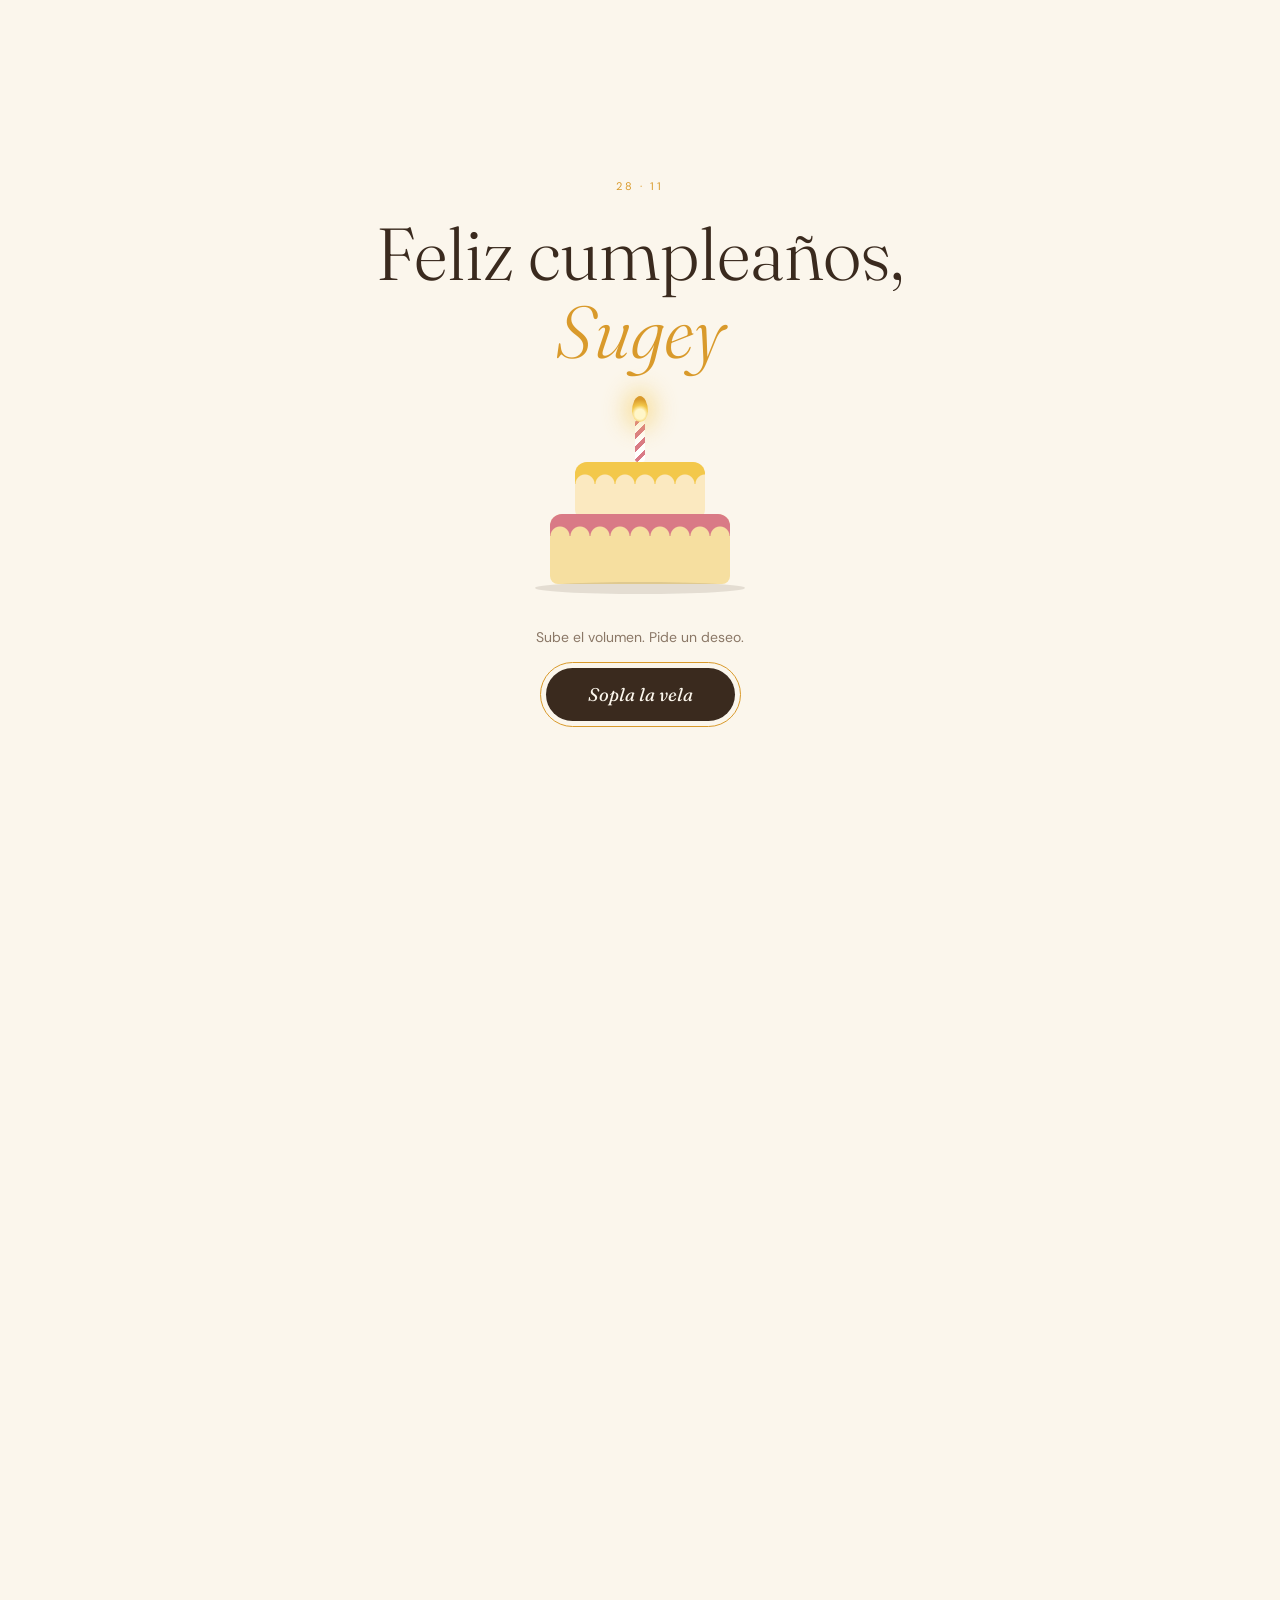
<file: cumple.html>
<!doctype html>
<html lang="es">
<head>
    <meta charset="UTF-8" />
    <meta name="viewport" content="width=device-width, initial-scale=1.0" />
    <title>Feliz cumpleaños, Sugey</title>
    <meta property="og:title" content="Feliz cumpleaños, Sugey" />
    <meta property="og:description" content="Una película y un álbum que crece cada 28 de noviembre." />
    <link rel="icon" href="data:image/svg+xml,<svg xmlns='http://www.w3.org/2000/svg' viewBox='0 0 100 100'><text y='.9em' font-size='90'>🌻</text></svg>" />
    <link rel="preconnect" href="https://fonts.googleapis.com" />
    <link href="https://fonts.googleapis.com/css2?family=Fraunces:ital,opsz,wght@0,9..144,300;0,9..144,500;1,9..144,300;1,9..144,400&family=DM+Sans:wght@300;400;500&display=swap" rel="stylesheet" />
    <link rel="stylesheet" href="assets/cumple/css/cumple.css" />
</head>
<body>
    <!-- ═══ INTRO: LA VELA ═══ -->
    <section id="intro">
        <p class="eyebrow" id="intro-fecha">28 · 11</p>
        <h1 class="intro-title">Feliz cumpleaños,<br /><em id="intro-nombre">Sugey</em></h1>

        <div class="cake" aria-hidden="true">
            <div class="candle">
                <div class="flame" id="flame"></div>
                <div class="smoke" id="smoke"></div>
            </div>
            <div class="tier tier-top"><span class="drip"></span></div>
            <div class="tier tier-bottom"><span class="drip"></span></div>
            <div class="plate"></div>
        </div>

        <p class="intro-sub">Sube el volumen. Pide un deseo.</p>
        <button id="blow-btn" class="btn-main">Sopla la vela</button>
    </section>

    <!-- ═══ PELÍCULA ═══ -->
    <section id="film" aria-label="Película de cumpleaños">
        <div class="film-bg" id="film-bg"></div>
        <div class="film-stage" id="film-stage"></div>

        <div class="film-hud">
            <div class="film-chapter" id="film-chapter"></div>
            <div class="film-bars" id="film-bars"></div>
        </div>
        <button class="film-skip" id="film-skip">Saltar</button>
    </section>

    <!-- ═══ PÁGINA ═══ -->
    <main id="page">
        <header class="hero">
            <p class="eyebrow" id="hero-anio">Cumpleaños</p>
            <h2 class="hero-title">Feliz cumpleaños,<br /><em id="hero-nombre">Sugey</em></h2>
            <button class="btn-ghost" id="replay-btn">Ver la película otra vez</button>
        </header>

        <section class="sonrisa">
            <p class="eyebrow" id="sonrisa-titulo"></p>
            <div class="sonrisa-fotos" id="sonrisa-fotos"></div>
            <p class="sonrisa-texto" id="sonrisa-texto"></p>
        </section>

        <section class="album">
            <p class="eyebrow">El álbum</p>
            <h2 class="section-title">Crece cada <em>28 de noviembre</em></h2>
            <div id="album-years"></div>
        </section>

        <section class="mensaje">
            <div class="mensaje-card" id="mensaje"></div>
        </section>

        <footer>
            <a href="index.html">Volver a nuestra historia</a>
        </footer>
    </main>

    <!-- LIGHTBOX -->
    <div id="lightbox" aria-hidden="true">
        <img id="lightbox-img" alt="" />
        <p id="lightbox-pie"></p>
    </div>

    <button id="music-btn" aria-label="Música">♪</button>

    <script src="assets/cumple/js/cumple.js"></script>
</body>
</html>
</file>
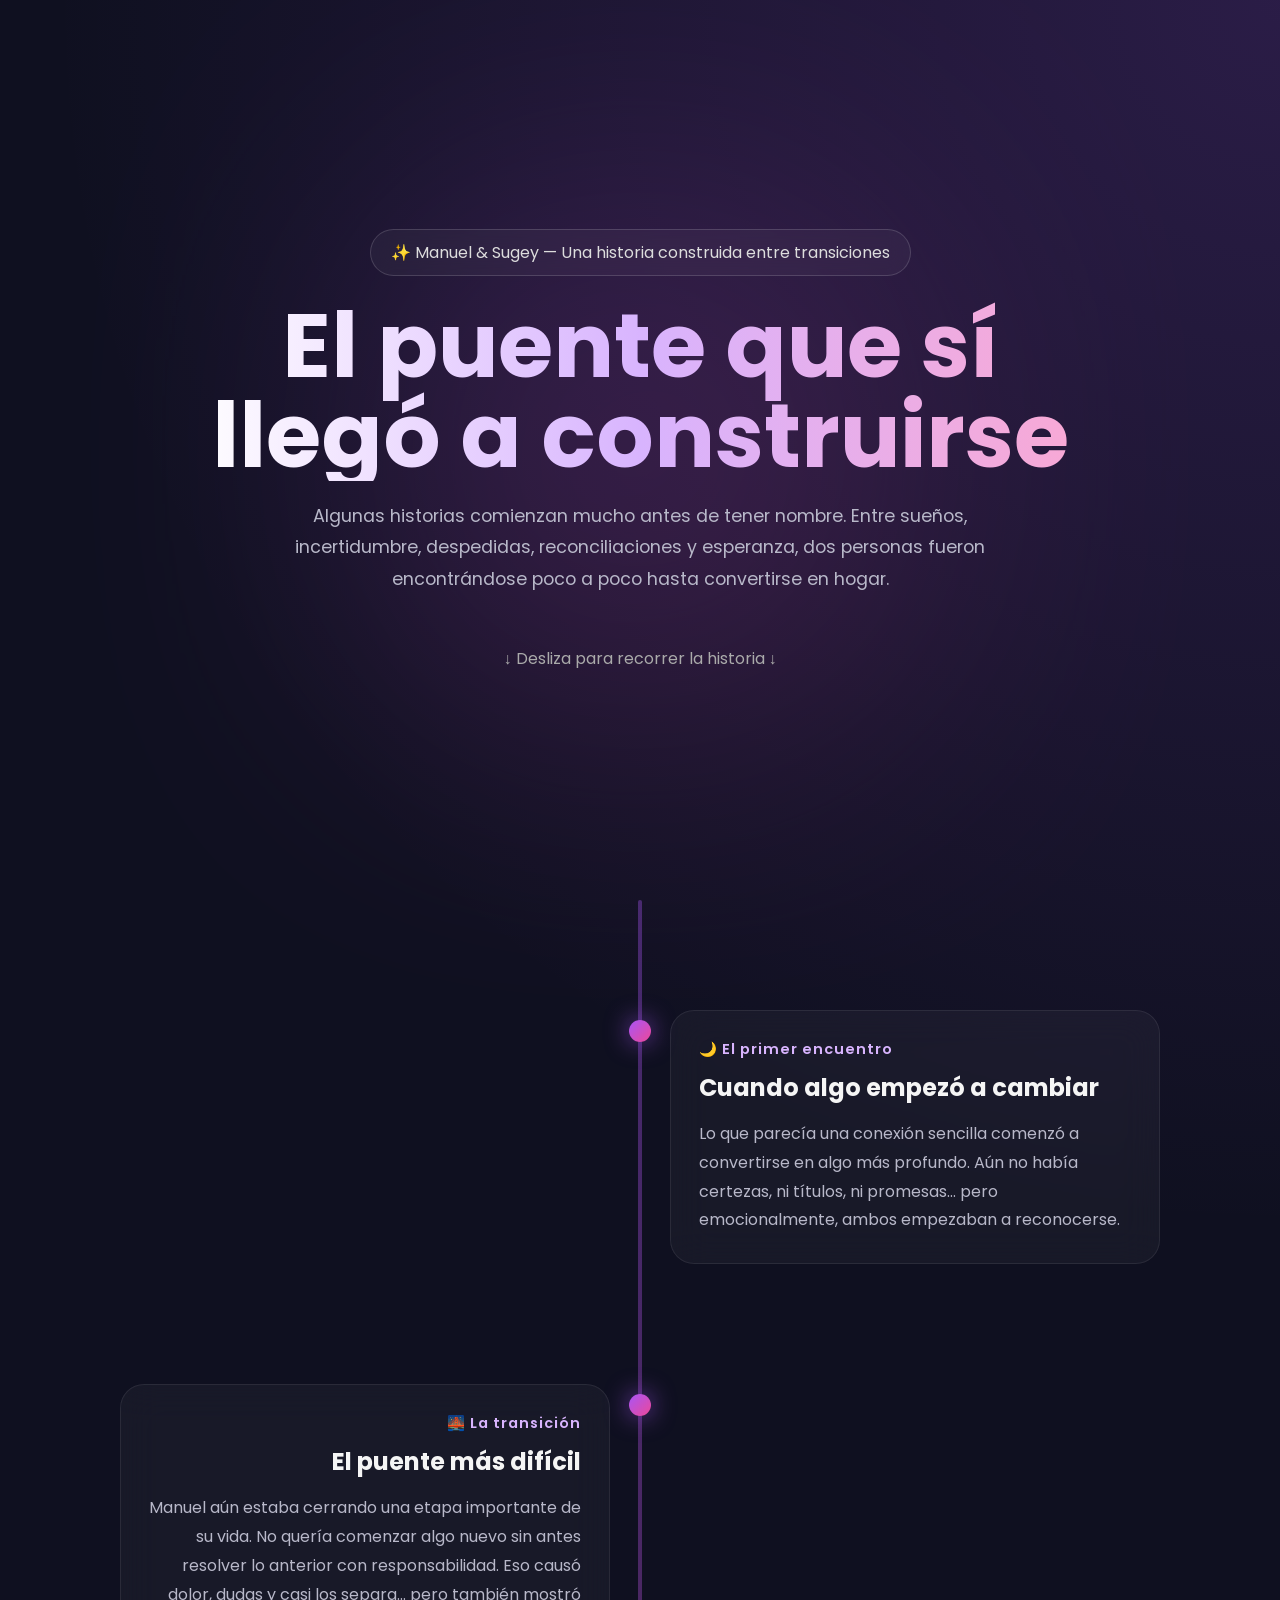
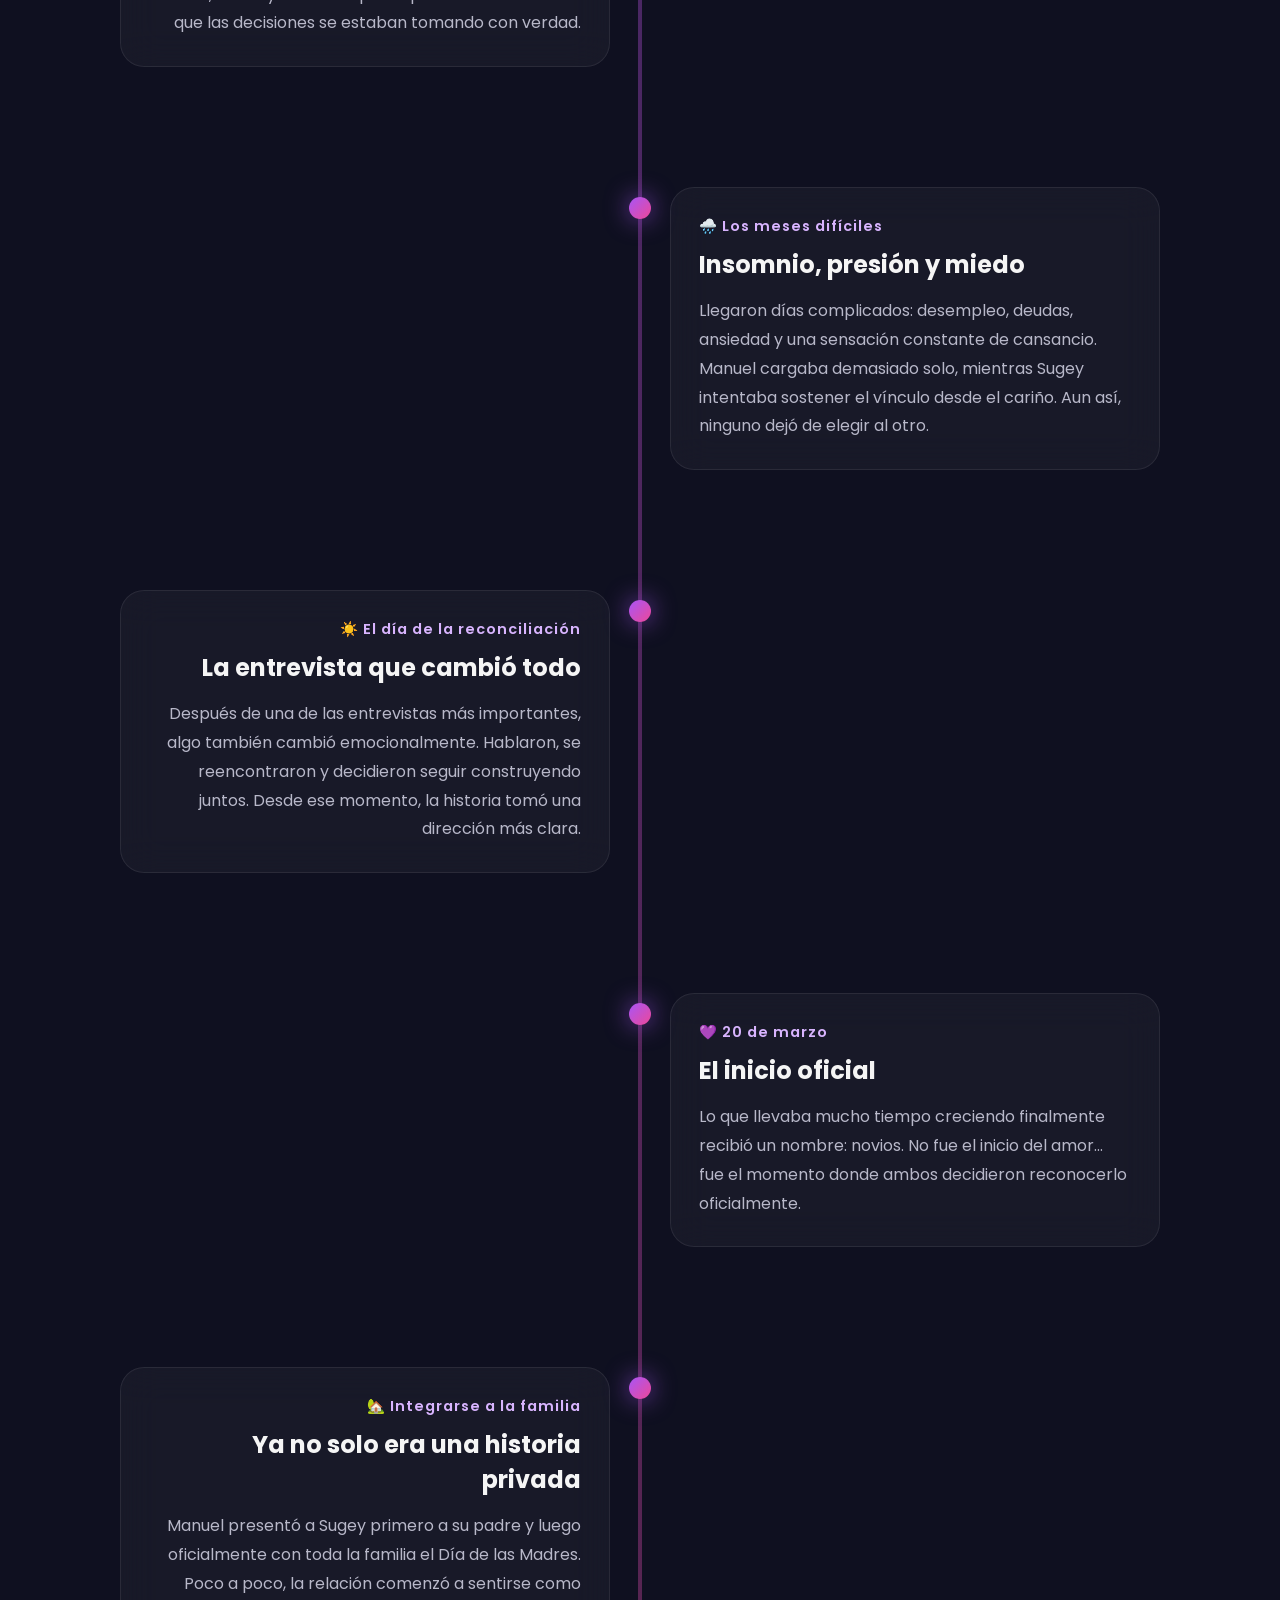
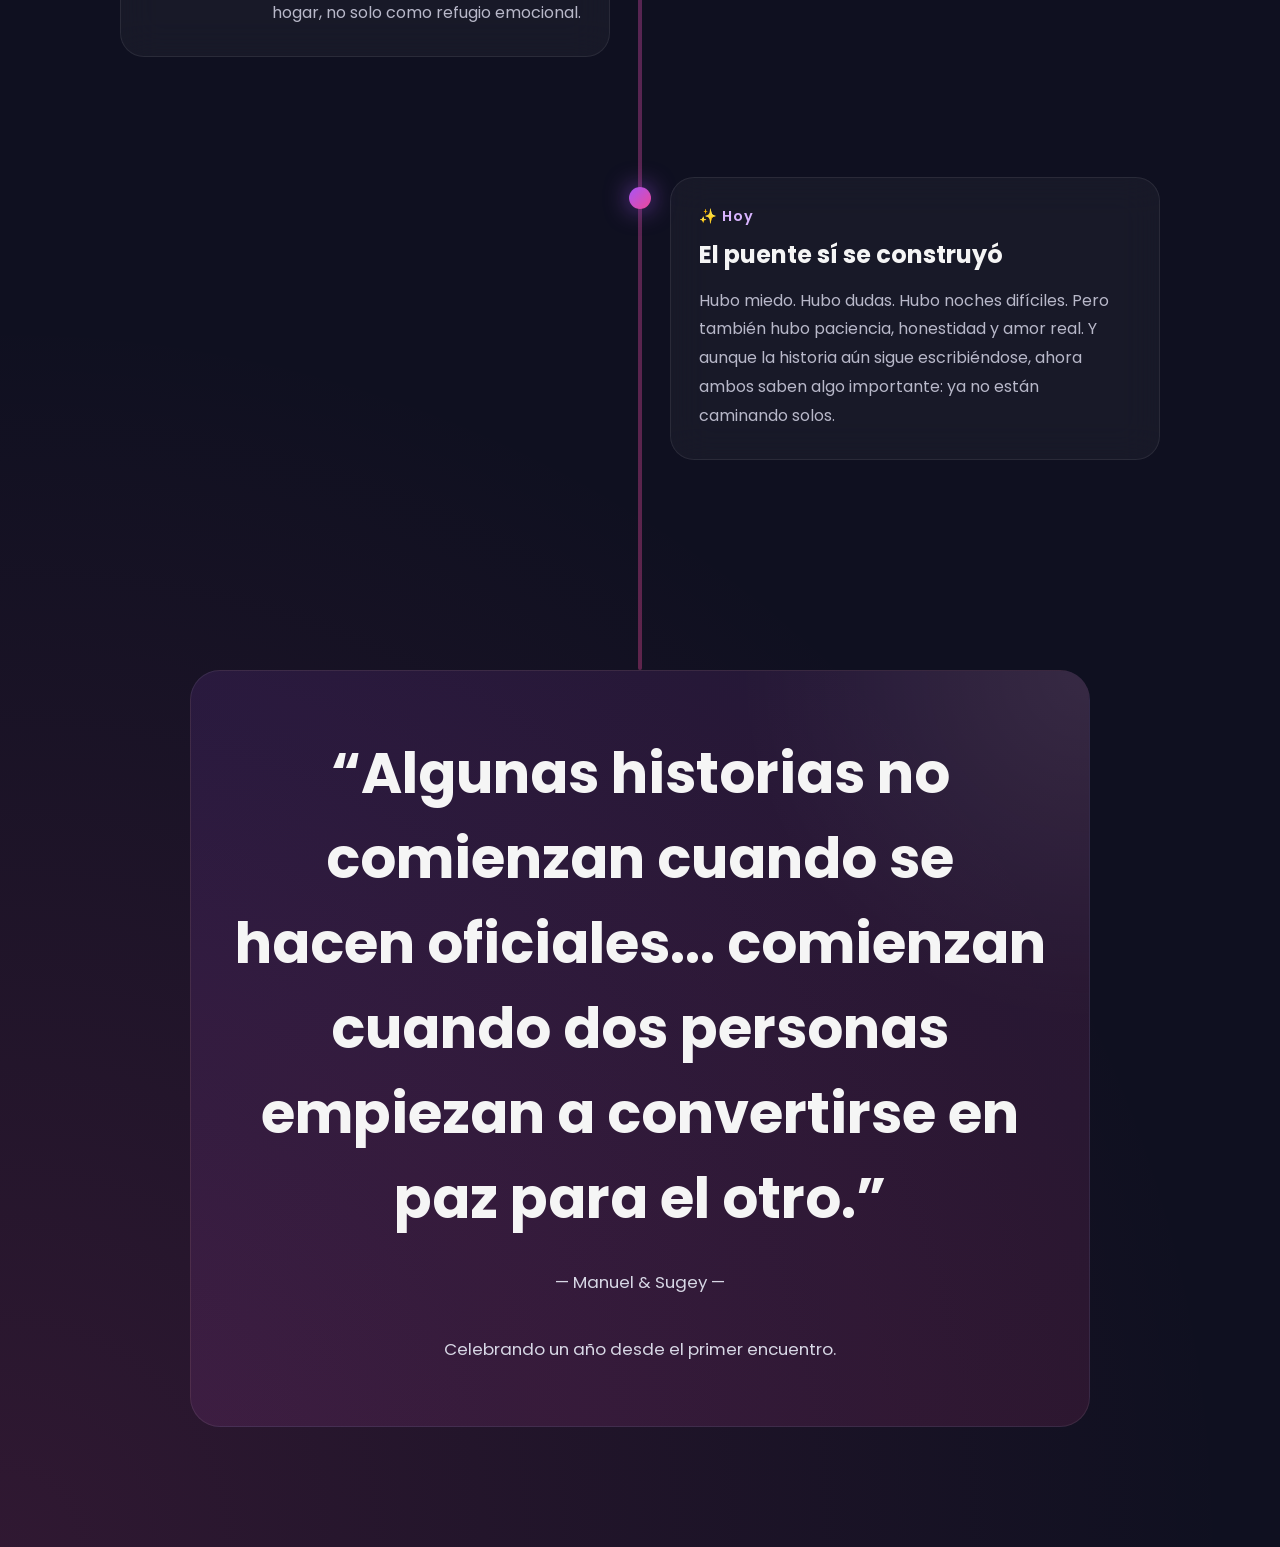
<file: Manuel y Sugey.html>
<!DOCTYPE html>
<html lang="es">
<head>
<meta charset="UTF-8" />
<meta name="viewport" content="width=device-width, initial-scale=1.0"/>
<title>Manuel & Sugey — Nuestra Historia</title>

<link rel="preconnect" href="https://fonts.googleapis.com">
<link href="https://fonts.googleapis.com/css2?family=Poppins:wght@300;400;500;600;700&display=swap" rel="stylesheet">

<style>

*{
    margin:0;
    padding:0;
    box-sizing:border-box;
}

:root{
    --bg:#0f1020;
    --card:#17182d;
    --primary:#a855f7;
    --secondary:#ec4899;
    --text:#f5f5f5;
    --soft:#b8b8c9;
    --line:rgba(255,255,255,.15);
}

body{
    font-family:'Poppins',sans-serif;
    background:
    radial-gradient(circle at top right, rgba(168,85,247,.18), transparent 25%),
    radial-gradient(circle at bottom left, rgba(236,72,153,.15), transparent 25%),
    var(--bg);

    color:var(--text);
    overflow-x:hidden;
    min-height:100vh;
}

/* HERO */

.hero{
    min-height:100vh;
    display:flex;
    align-items:center;
    justify-content:center;
    text-align:center;
    padding:40px 20px;
    position:relative;
}

.hero::before{
    content:'';
    position:absolute;
    width:500px;
    height:500px;
    background:linear-gradient(135deg,var(--primary),var(--secondary));
    filter:blur(140px);
    opacity:.2;
    z-index:0;
}

.hero-content{
    position:relative;
    z-index:1;
    max-width:900px;
}

.badge{
    display:inline-block;
    padding:10px 20px;
    border:1px solid rgba(255,255,255,.15);
    border-radius:999px;
    background:rgba(255,255,255,.04);
    margin-bottom:25px;
    color:#ddd;
    backdrop-filter:blur(10px);
}

.hero h1{
    font-size:clamp(3rem,7vw,6rem);
    line-height:1;
    margin-bottom:20px;
    background:linear-gradient(to right,#fff,#d8b4fe,#f9a8d4);
    -webkit-background-clip:text;
    -webkit-text-fill-color:transparent;
}

.hero p{
    color:var(--soft);
    font-size:1.1rem;
    line-height:1.8;
    max-width:750px;
    margin:auto;
}

.scroll{
    margin-top:50px;
    color:#aaa;
    animation:float 2s infinite ease-in-out;
}

@keyframes float{
    0%,100%{transform:translateY(0);}
    50%{transform:translateY(10px);}
}

/* TIMELINE */

.timeline-section{
    width:min(1100px,90%);
    margin:auto;
    padding:80px 0 120px;
    position:relative;
}

.timeline-line{
    position:absolute;
    left:50%;
    top:0;
    transform:translateX(-50%);
    width:4px;
    height:100%;
    background:linear-gradient(to bottom,var(--primary),var(--secondary));
    border-radius:999px;
    opacity:.35;
}

.timeline-item{
    position:relative;
    width:50%;
    padding:30px;
    margin-bottom:60px;
}

.timeline-item:nth-child(odd){
    left:0;
    text-align:right;
}

.timeline-item:nth-child(even){
    left:50%;
}

.timeline-card{
    background:rgba(255,255,255,.04);
    border:1px solid rgba(255,255,255,.08);
    backdrop-filter:blur(18px);
    border-radius:24px;
    padding:28px;
    transition:.4s ease;
    position:relative;
}

.timeline-card:hover{
    transform:translateY(-8px);
    border-color:rgba(255,255,255,.18);
}

.timeline-dot{
    width:22px;
    height:22px;
    border-radius:50%;
    background:linear-gradient(135deg,var(--primary),var(--secondary));
    position:absolute;
    top:40px;
    z-index:2;
    box-shadow:0 0 25px rgba(168,85,247,.7);
}

.timeline-item:nth-child(odd) .timeline-dot{
    right:-11px;
}

.timeline-item:nth-child(even) .timeline-dot{
    left:-11px;
}

.timeline-date{
    color:#d8b4fe;
    font-size:.9rem;
    margin-bottom:10px;
    font-weight:600;
    letter-spacing:1px;
}

.timeline-card h2{
    margin-bottom:15px;
    font-size:1.5rem;
}

.timeline-card p{
    color:var(--soft);
    line-height:1.8;
}

/* FINAL */

.final{
    width:min(900px,90%);
    margin:0 auto 120px;
    text-align:center;
}

.final-card{
    background:linear-gradient(135deg,
    rgba(168,85,247,.12),
    rgba(236,72,153,.12));

    border:1px solid rgba(255,255,255,.08);
    padding:60px 40px;
    border-radius:30px;
    position:relative;
    overflow:hidden;
}

.final-card::before{
    content:'';
    position:absolute;
    inset:0;
    background:
    radial-gradient(circle at top right, rgba(255,255,255,.08), transparent 30%);
    pointer-events:none;
}

.final h2{
    font-size:clamp(2rem,5vw,3.5rem);
    margin-bottom:25px;
}

.final p{
    line-height:2;
    color:#d7d7e5;
    font-size:1.05rem;
}

/* MOBILE */

@media(max-width:900px){

    .timeline-line{
        left:20px;
    }

    .timeline-item{
        width:100%;
        left:0 !important;
        text-align:left !important;
        padding-left:60px;
    }

    .timeline-dot{
        left:9px !important;
        right:auto !important;
    }

}

</style>
</head>

<body>

<section class="hero">

    <div class="hero-content">

        <div class="badge">
            ✨ Manuel & Sugey — Una historia construida entre transiciones
        </div>

        <h1>
            El puente que sí llegó a construirse
        </h1>

        <p>
            Algunas historias comienzan mucho antes de tener nombre.
            Entre sueños, incertidumbre, despedidas, reconciliaciones y esperanza,
            dos personas fueron encontrándose poco a poco hasta convertirse en hogar.
        </p>

        <div class="scroll">
            ↓ Desliza para recorrer la historia ↓
        </div>

    </div>

</section>

<section class="timeline-section">

    <div class="timeline-line"></div>

    <!-- ITEM -->

    <div class="timeline-item">

        <div class="timeline-dot"></div>

        <div class="timeline-card">

            <div class="timeline-date">
                🌙 El primer encuentro
            </div>

            <h2>
                Cuando algo empezó a cambiar
            </h2>

            <p>
                Lo que parecía una conexión sencilla comenzó a convertirse en algo más profundo.
                Aún no había certezas, ni títulos, ni promesas...
                pero emocionalmente, ambos empezaban a reconocerse.
            </p>

        </div>

    </div>

    <!-- ITEM -->

    <div class="timeline-item">

        <div class="timeline-dot"></div>

        <div class="timeline-card">

            <div class="timeline-date">
                🌉 La transición
            </div>

            <h2>
                El puente más difícil
            </h2>

            <p>
                Manuel aún estaba cerrando una etapa importante de su vida.
                No quería comenzar algo nuevo sin antes resolver lo anterior con responsabilidad.
                Eso causó dolor, dudas y casi los separa...
                pero también mostró que las decisiones se estaban tomando con verdad.
            </p>

        </div>

    </div>

    <!-- ITEM -->

    <div class="timeline-item">

        <div class="timeline-dot"></div>

        <div class="timeline-card">

            <div class="timeline-date">
                🌧️ Los meses difíciles
            </div>

            <h2>
                Insomnio, presión y miedo
            </h2>

            <p>
                Llegaron días complicados:
                desempleo, deudas, ansiedad y una sensación constante de cansancio.
                Manuel cargaba demasiado solo,
                mientras Sugey intentaba sostener el vínculo desde el cariño.
                Aun así, ninguno dejó de elegir al otro.
            </p>

        </div>

    </div>

    <!-- ITEM -->

    <div class="timeline-item">

        <div class="timeline-dot"></div>

        <div class="timeline-card">

            <div class="timeline-date">
                ☀️ El día de la reconciliación
            </div>

            <h2>
                La entrevista que cambió todo
            </h2>

            <p>
                Después de una de las entrevistas más importantes,
                algo también cambió emocionalmente.
                Hablaron, se reencontraron y decidieron seguir construyendo juntos.
                Desde ese momento, la historia tomó una dirección más clara.
            </p>

        </div>

    </div>

    <!-- ITEM -->

    <div class="timeline-item">

        <div class="timeline-dot"></div>

        <div class="timeline-card">

            <div class="timeline-date">
                💜 20 de marzo
            </div>

            <h2>
                El inicio oficial
            </h2>

            <p>
                Lo que llevaba mucho tiempo creciendo finalmente recibió un nombre:
                novios.
                No fue el inicio del amor...
                fue el momento donde ambos decidieron reconocerlo oficialmente.
            </p>

        </div>

    </div>

    <!-- ITEM -->

    <div class="timeline-item">

        <div class="timeline-dot"></div>

        <div class="timeline-card">

            <div class="timeline-date">
                🏡 Integrarse a la familia
            </div>

            <h2>
                Ya no solo era una historia privada
            </h2>

            <p>
                Manuel presentó a Sugey primero a su padre
                y luego oficialmente con toda la familia el Día de las Madres.
                Poco a poco, la relación comenzó a sentirse como hogar,
                no solo como refugio emocional.
            </p>

        </div>

    </div>

    <!-- ITEM -->

    <div class="timeline-item">

        <div class="timeline-dot"></div>

        <div class="timeline-card">

            <div class="timeline-date">
                ✨ Hoy
            </div>

            <h2>
                El puente sí se construyó
            </h2>

            <p>
                Hubo miedo.
                Hubo dudas.
                Hubo noches difíciles.
                Pero también hubo paciencia, honestidad y amor real.
                Y aunque la historia aún sigue escribiéndose,
                ahora ambos saben algo importante:
                ya no están caminando solos.
            </p>

        </div>

    </div>

</section>

<section class="final">

    <div class="final-card">

        <h2>
            “Algunas historias no comienzan cuando se hacen oficiales...
            comienzan cuando dos personas empiezan a convertirse en paz para el otro.”
        </h2>

        <p>
            — Manuel & Sugey —
            <br><br>
            Celebrando un año desde el primer encuentro.
        </p>

    </div>

</section>

<script>

const cards = document.querySelectorAll('.timeline-card');

const observer = new IntersectionObserver(entries => {

    entries.forEach(entry => {

        if(entry.isIntersecting){

            entry.target.animate([
                {
                    opacity:0,
                    transform:'translateY(40px)'
                },
                {
                    opacity:1,
                    transform:'translateY(0)'
                }
            ],{
                duration:800,
                easing:'ease',
                fill:'forwards'
            });

        }

    });

},{
    threshold:0.2
});

cards.forEach(card => {

    card.style.opacity = 0;
    observer.observe(card);

});

</script>

</body>
</html>
</file>
<file: assets/cumple/css/cumple.css>
:root {
    --cream: #fbf6ec;
    --paper: #fffdf8;
    --butter: #f3c84b;
    --honey: #d99a2b;
    --rose: #d97a86;
    --ink: #3a2a1e;
    --muted: #8a7766;
    --line: rgba(58, 42, 30, 0.12);
    --cocoa: #1c1410;
    --serif: "Fraunces", Georgia, serif;
    --sans: "DM Sans", system-ui, sans-serif;
}
*, *::before, *::after { box-sizing: border-box; margin: 0; padding: 0; }
html { scroll-behavior: smooth; }
body { font-family: var(--sans); background: var(--cream); color: var(--ink); overflow-x: hidden; }
body.locked { overflow: hidden; }

.eyebrow { font-size: 11px; letter-spacing: .24em; text-transform: uppercase; color: var(--honey); }
em { font-style: italic; }

.btn-main {
    position: relative; padding: 15px 42px; border-radius: 999px; border: none;
    background: var(--ink); color: var(--cream); font-family: var(--serif);
    font-size: 1.15rem; font-style: italic; cursor: pointer;
    transition: transform .2s, background .3s;
}
.btn-main:hover { transform: scale(1.04); background: #4a3626; }
.btn-main::after {
    content: ""; position: absolute; inset: -6px; border-radius: 999px;
    border: 1px solid var(--honey); animation: ring 2.2s ease-out infinite;
}
.btn-ghost {
    margin-top: 28px; padding: 11px 26px; border-radius: 999px;
    border: 1px solid var(--line); background: var(--paper); color: var(--ink);
    font-family: var(--sans); font-size: 14px; cursor: pointer; transition: border-color .3s;
}
.btn-ghost:hover { border-color: var(--honey); }

/* ═══ INTRO ═══ */
#intro {
    position: fixed; inset: 0; z-index: 3000; background: var(--cream);
    display: flex; flex-direction: column; align-items: center; justify-content: center;
    gap: 22px; padding: 32px 20px; text-align: center; transition: opacity 1s ease;
}
#intro.hide { opacity: 0; pointer-events: none; }
.intro-title { font-family: var(--serif); font-weight: 300; font-size: clamp(2.4rem, 8vw, 4.6rem); line-height: 1.05; }
.intro-title em { color: var(--honey); }
.intro-sub { font-size: 14px; color: var(--muted); }

.cake { position: relative; width: 190px; height: 200px; margin: 10px 0 4px; }
.tier { position: absolute; left: 50%; transform: translateX(-50%); border-radius: 12px 12px 8px 8px; overflow: hidden; }
.tier-bottom { bottom: 18px; width: 180px; height: 70px; background: #f6dfa0; }
.tier-top { bottom: 84px; width: 130px; height: 56px; background: #fbe9c0; }
.drip { position: absolute; top: 0; left: 0; right: 0; height: 22px; background: var(--rose);
    -webkit-mask: radial-gradient(circle at 10px 22px, transparent 9px, #000 10px) 0 0/20px 30px repeat-x;
            mask: radial-gradient(circle at 10px 22px, transparent 9px, #000 10px) 0 0/20px 30px repeat-x; }
.tier-top .drip { background: var(--butter); }
.plate { position: absolute; bottom: 8px; left: 50%; transform: translateX(-50%); width: 210px; height: 12px; border-radius: 50%; background: rgba(58,42,30,.12); }
.candle { position: absolute; bottom: 140px; left: 50%; transform: translateX(-50%); width: 10px; height: 42px; border-radius: 3px;
    background: repeating-linear-gradient(-45deg, #fff 0 5px, var(--rose) 5px 9px); }
.flame { position: absolute; bottom: 40px; left: 50%; width: 16px; height: 26px; margin-left: -8px;
    border-radius: 50% 50% 50% 50% / 60% 60% 40% 40%;
    background: radial-gradient(circle at 50% 70%, #fff6c9 0 25%, var(--butter) 45%, var(--honey) 75%);
    box-shadow: 0 0 22px 8px rgba(243,200,75,.45); transform-origin: 50% 100%;
    animation: flicker .9s ease-in-out infinite alternate; transition: opacity .25s, transform .25s; }
.flame.out { opacity: 0; transform: scale(.2) translateY(6px); animation: none; }
.smoke { position: absolute; bottom: 44px; left: 50%; width: 8px; height: 8px; margin-left: -4px; border-radius: 50%;
    background: rgba(140,120,100,.45); opacity: 0; }
.smoke.go { animation: smoke 1.6s ease-out forwards; }

/* ═══ PELÍCULA ═══ */
#film { position: fixed; inset: 0; z-index: 2500; background: var(--cocoa); overflow: hidden;
    opacity: 0; pointer-events: none; transition: opacity 1.2s ease; }
#film.on { opacity: 1; pointer-events: all; }
.film-bg { position: absolute; inset: -40px; background-size: cover; background-position: center;
    filter: blur(28px) brightness(.45) saturate(1.2); transition: background-image .8s; }
.film-stage { position: absolute; inset: 0; }
.slide { position: absolute; inset: 0; display: flex; align-items: center; justify-content: center;
    opacity: 0; transition: opacity var(--fade, 1.1s) ease; }
.slide.show { opacity: 1; }
.slide img { max-width: 92vw; max-height: 80svh; border-radius: 6px; box-shadow: 0 30px 80px rgba(0,0,0,.5);
    object-fit: contain; }
.slide.suave.show img { animation: kenburns var(--dur, 6s) linear forwards; }
.slide.cuadro { --fade: .35s; }
.slide.cuadro img { border: 10px solid var(--paper); border-bottom-width: 46px; border-radius: 2px; }
.slide .pie { position: absolute; bottom: 9svh; left: 0; right: 0; text-align: center;
    font-family: var(--serif); font-style: italic; font-size: clamp(1rem, 3.4vw, 1.4rem); color: #fff4df;
    text-shadow: 0 2px 14px rgba(0,0,0,.7); opacity: 0; transform: translateY(10px); transition: all .9s .5s; }
.slide.show .pie { opacity: 1; transform: none; }

.slide.titulo { flex-direction: column; gap: 14px; text-align: center; padding: 24px; color: #fff4df; }
.slide.titulo .t-num { font-size: 11px; letter-spacing: .3em; text-transform: uppercase; color: var(--butter); }
.slide.titulo .t-cancion { font-family: var(--serif); font-weight: 300; font-size: clamp(2.4rem, 9vw, 5rem); line-height: 1; }
.slide.titulo .t-artista { font-size: 13px; letter-spacing: .12em; color: rgba(255,244,223,.65); }
.slide.titulo .t-frase { margin-top: 18px; font-family: var(--serif); font-style: italic; font-size: clamp(1.05rem, 3.6vw, 1.5rem); max-width: 560px; }
.slide.titulo > * { opacity: 0; transform: translateY(14px); transition: all 1s; }
.slide.titulo.show > * { opacity: 1; transform: none; }
.slide.titulo.show > :nth-child(2) { transition-delay: .25s; }
.slide.titulo.show > :nth-child(3) { transition-delay: .5s; }
.slide.titulo.show > :nth-child(4) { transition-delay: 1s; }
.slide.final .t-cancion { color: var(--butter); font-style: italic; }

.film-hud { position: absolute; top: 0; left: 0; right: 0; padding: 18px 20px; z-index: 5;
    background: linear-gradient(rgba(0,0,0,.45), transparent); }
.film-chapter { font-size: 12px; letter-spacing: .08em; color: rgba(255,244,223,.8); margin-bottom: 10px; }
.film-bars { display: flex; gap: 6px; }
.film-bars span { flex: 1; height: 2px; border-radius: 2px; background: rgba(255,255,255,.22); overflow: hidden; }
.film-bars i { display: block; height: 100%; width: 0; background: var(--butter); }
.film-skip { position: absolute; z-index: 6; right: 20px; bottom: 22px; padding: 8px 16px; border-radius: 999px;
    border: 1px solid rgba(255,244,223,.3); background: rgba(0,0,0,.25); color: #fff4df; font-size: 12px; cursor: pointer; }

/* ═══ PÁGINA ═══ */
#page { opacity: 0; transition: opacity 1s; }
#page.on { opacity: 1; }
.hero { min-height: 92svh; display: flex; flex-direction: column; align-items: center; justify-content: center;
    text-align: center; padding: 60px 20px; gap: 18px;
    background: radial-gradient(circle at 50% 30%, rgba(243,200,75,.28), transparent 60%); }
.hero-title { font-family: var(--serif); font-weight: 300; font-size: clamp(2.8rem, 9vw, 6rem); line-height: 1.02; }
.hero-title em { color: var(--honey); }
.section-title { font-family: var(--serif); font-weight: 300; font-size: clamp(1.9rem, 6vw, 3rem); margin: 12px 0 40px; }
.section-title em { color: var(--honey); }

.sonrisa { width: min(980px, 92%); margin: 0 auto 120px; text-align: center; }
.sonrisa-fotos { display: grid; grid-template-columns: repeat(3, minmax(0, 1fr)); gap: 18px; margin: 30px 0; align-items: center; }
.sonrisa-fotos figure { background: var(--paper); padding: 10px 10px 34px; box-shadow: 0 14px 40px rgba(58,42,30,.12); position: relative; }
.sonrisa-fotos figure:nth-child(1) { transform: rotate(-3deg); }
.sonrisa-fotos figure:nth-child(3) { transform: rotate(2.5deg); }
.sonrisa-fotos img { width: 100%; aspect-ratio: 4/5; object-fit: cover; display: block; }
.sonrisa-fotos figcaption { position: absolute; bottom: 8px; left: 0; right: 0; font-family: var(--serif); font-style: italic; font-size: 14px; color: var(--muted); }
.sonrisa-texto { font-family: var(--serif); font-style: italic; font-size: clamp(1.2rem, 3.6vw, 1.7rem); line-height: 1.55; max-width: 620px; margin: 0 auto; }

.album { width: min(1100px, 92%); margin: 0 auto 120px; text-align: center; }
.anio { font-family: var(--serif); font-size: 2.4rem; font-weight: 300; color: var(--honey); margin: 40px 0 22px; text-align: left; }
.grid { columns: 3 240px; column-gap: 18px; }
.polaroid { break-inside: avoid; margin: 0 0 18px; background: var(--paper); padding: 9px 9px 0;
    box-shadow: 0 10px 30px rgba(58,42,30,.1); cursor: zoom-in; transition: transform .35s; opacity: 0; transform: translateY(24px); }
.polaroid.visible { opacity: 1; transform: rotate(var(--r, 0deg)); }
.polaroid:hover { transform: rotate(0) scale(1.02); }
.polaroid img { width: 100%; display: block; }
.polaroid p { font-family: var(--serif); font-style: italic; font-size: 15px; color: var(--muted); padding: 12px 4px 14px; text-align: center; }

.mensaje { width: min(680px, 92%); margin: 0 auto 120px; }
.mensaje-card { background: var(--paper); padding: 48px 40px; border-radius: 4px; box-shadow: 0 20px 60px rgba(58,42,30,.12);
    border-top: 4px solid var(--butter); font-family: var(--serif); font-size: 1.15rem; line-height: 1.85; }
.mensaje-card p { margin-bottom: 18px; }
.mensaje-card p:first-child { font-weight: 500; }
.mensaje-card .firma { font-style: italic; color: var(--honey); margin-top: 28px; }

footer { text-align: center; padding: 40px 20px 70px; border-top: 1px solid var(--line); }
footer a { color: var(--honey); text-decoration: none; font-size: 14px; }

#lightbox { position: fixed; inset: 0; z-index: 4000; background: rgba(28,20,16,.92); display: flex; flex-direction: column;
    align-items: center; justify-content: center; gap: 14px; padding: 24px; opacity: 0; pointer-events: none; transition: opacity .3s; cursor: zoom-out; }
#lightbox.on { opacity: 1; pointer-events: all; }
#lightbox img { max-width: 94vw; max-height: 82svh; border-radius: 4px; }
#lightbox p { font-family: var(--serif); font-style: italic; color: #fff4df; }

#music-btn { position: fixed; right: 22px; bottom: 22px; z-index: 2000; width: 46px; height: 46px; border-radius: 50%;
    border: 1px solid var(--honey); background: var(--paper); color: var(--honey); font-size: 18px; cursor: pointer;
    box-shadow: 0 6px 20px rgba(58,42,30,.15); display: none; }
#music-btn.show { display: block; }

@keyframes ring { 0% { transform: scale(1); opacity: .6; } 100% { transform: scale(1.35); opacity: 0; } }
@keyframes flicker { 0% { transform: scaleY(1) rotate(-2deg); } 100% { transform: scaleY(1.12) rotate(2deg); } }
@keyframes smoke { 0% { opacity: .7; transform: translate(0,0) scale(1); } 100% { opacity: 0; transform: translate(6px,-60px) scale(4); } }
@keyframes kenburns { from { transform: scale(1); } to { transform: scale(1.07) translateY(-1%); } }

@media (max-width: 640px) {
    .sonrisa-fotos { gap: 10px; }
    .sonrisa-fotos figure { padding: 6px 6px 26px; }
    .sonrisa-fotos figcaption { font-size: 12px; bottom: 5px; }
    .mensaje-card { padding: 34px 24px; }
    .grid { columns: 2; column-gap: 10px; }
    .polaroid { margin-bottom: 10px; padding: 6px 6px 0; }
    .polaroid p { font-size: 13px; padding: 8px 2px 10px; }
    .slide.cuadro img { border-width: 7px; border-bottom-width: 30px; }
}
@media (prefers-reduced-motion: reduce) {
    .slide.suave.show img, .flame, .btn-main::after { animation: none; }
}
</file>
